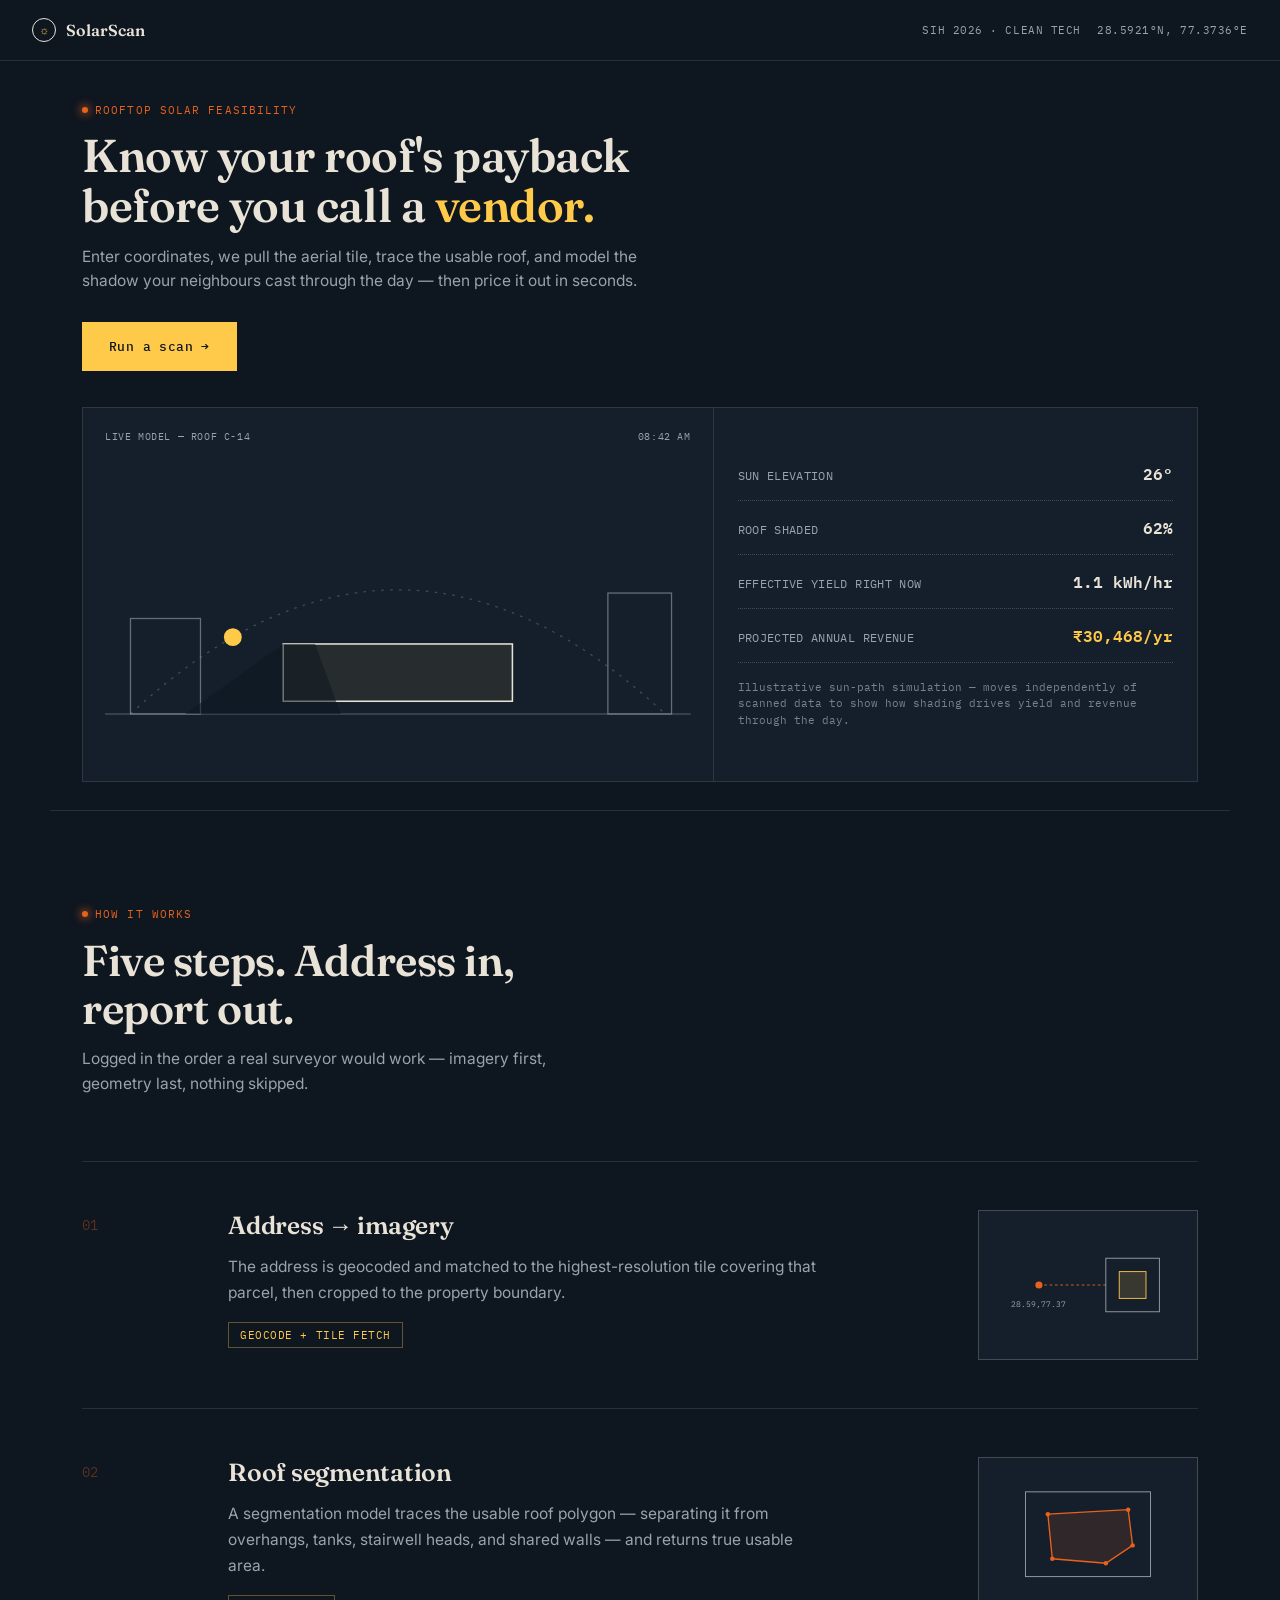
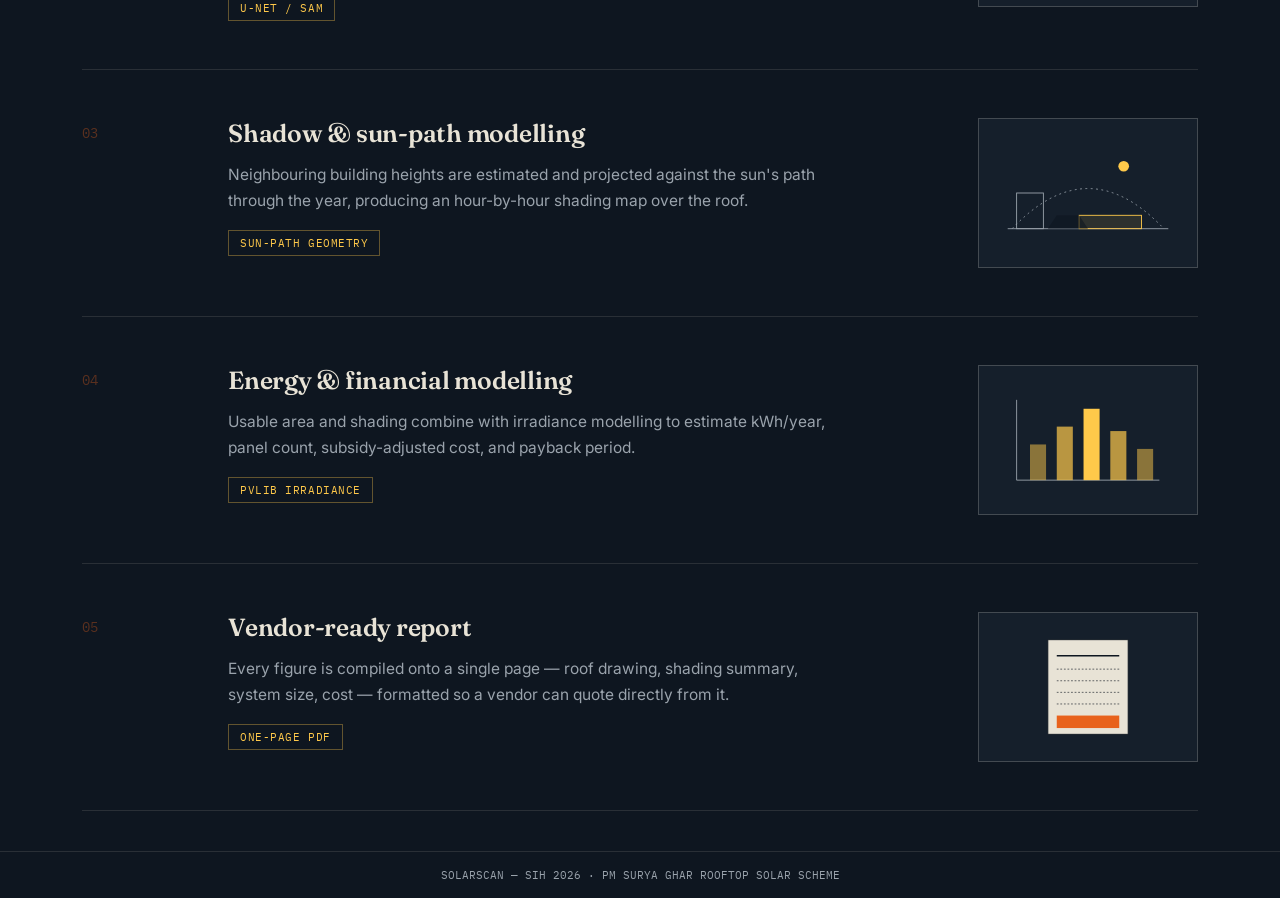
<file: files/solarscan-compact.html>
<!DOCTYPE html>
<html lang="en">
<head>
<meta charset="UTF-8">
<meta name="viewport" content="width=device-width, initial-scale=1.0">
<title>SolarScan — Rooftop Solar Feasibility</title>
<link rel="preconnect" href="https://fonts.googleapis.com">
<link href="https://fonts.googleapis.com/css2?family=Fraunces:opsz,wght@9..144,500;9..144,600;9..144,700&family=IBM+Plex+Mono:wght@400;500;600&family=Inter:wght@400;500;600&display=swap" rel="stylesheet">
<style>
  :root{
    --ink:#0E1620;
    --ink-2:#151F2B;
    --line:rgba(232,227,214,0.12);
    --line-strong:rgba(232,227,214,0.22);
    --paper:#E8E3D6;
    --paper-dim:#9AA3AC;
    --flag:#E8621C;
    --sun:#FFC94A;
    --good:#4FB477;
  }
  *{box-sizing:border-box; margin:0; padding:0;}
  html,body{ height:100%; }
  body{
    background:var(--ink);
    color:var(--paper);
    font-family:'Inter', sans-serif;
    overflow-x:hidden;
    display:flex; flex-direction:column;
  }
  ::selection{ background:var(--flag); color:var(--ink); }
  h1,h2,h3{ font-family:'Fraunces', serif; font-weight:600; letter-spacing:-0.01em; }
  .mono{ font-family:'IBM Plex Mono', monospace; }
  button{ font-family:inherit; }

  @media (prefers-reduced-motion: reduce){ *{ animation:none !important; transition:none !important; } }

  /* ---------- 1. TOP BAR ---------- */
  header{
    display:flex; align-items:center; justify-content:space-between;
    padding:18px 32px;
    border-bottom:1px solid var(--line);
    flex-shrink:0;
  }
  .brand{ display:flex; align-items:center; gap:10px; font-family:'Fraunces'; font-weight:600; font-size:16px; }
  .brand .stamp{
    width:24px; height:24px; border:1.4px solid var(--paper); border-radius:50%;
    display:flex; align-items:center; justify-content:center; font-size:11px; color:var(--sun);
  }
  .top-meta{
    font-family:'IBM Plex Mono'; font-size:11px; color:var(--paper-dim); letter-spacing:0.05em;
    display:flex; gap:16px;
  }
  @media (max-width:640px){ .top-meta{ display:none; } }

  /* ---------- MAIN ---------- */
  main{
    flex:1;
    display:flex; flex-direction:column; justify-content:center;
    padding:36px 32px 28px;
    max-width:1180px; margin:0 auto; width:100%;
  }

  /* ---------- 2. TITLE + DESC ---------- */
  .intro{ max-width:640px; margin-bottom:28px; }
  .tag{
    font-family:'IBM Plex Mono'; font-size:11px; letter-spacing:0.1em; color:var(--flag);
    display:inline-flex; align-items:center; gap:7px; margin-bottom:14px;
  }
  .tag::before{ content:''; width:6px; height:6px; border-radius:50%; background:var(--flag); box-shadow:0 0 8px 2px rgba(232,98,28,0.6); }
  .intro h1{ font-size:clamp(1.9rem, 3.6vw, 2.9rem); line-height:1.08; margin-bottom:14px; }
  .intro h1 em{ font-style:normal; color:var(--sun); }
  .intro p{ color:var(--paper-dim); font-size:15.5px; line-height:1.6; max-width:560px; }

  /* ---------- 3. RUN SCAN BUTTON ---------- */
  .btn{
    font-family:'IBM Plex Mono'; font-size:13px; letter-spacing:0.03em; font-weight:500;
    padding:15px 26px; border:1.4px solid var(--sun); background:var(--sun); color:var(--ink);
    cursor:pointer; transition:transform .18s ease, box-shadow .18s ease;
    display:inline-flex; align-items:center; gap:10px;
  }
  .btn:hover{ transform:translateY(-2px); box-shadow:0 10px 26px rgba(255,201,74,0.22); }
  .btn.ghost{ background:transparent; color:var(--paper); border-color:var(--line-strong); }
  .btn.ghost:hover{ box-shadow:none; border-color:var(--paper-dim); }
  .cta-row{ display:flex; gap:14px; margin-bottom:36px; flex-wrap:wrap; }

  /* ---------- 4. SUN / SHADOW / COST ANIMATION ---------- */
  .stage{
    border:1px solid var(--line);
    background:var(--ink-2);
    display:grid; grid-template-columns:1.3fr 1fr;
    overflow:hidden;
  }
  @media (max-width:820px){ .stage{ grid-template-columns:1fr; } }

  .stage-visual{ position:relative; padding:22px; }
  .stage-visual svg{ width:100%; height:auto; display:block; }
  .stage-label{ font-family:'IBM Plex Mono'; font-size:10px; color:var(--paper-dim); letter-spacing:0.06em; margin-bottom:10px; display:flex; justify-content:space-between; }

  .sun-path-guide{ stroke:var(--line-strong); stroke-width:1; fill:none; stroke-dasharray:2 5; }
  .shadow-poly{ fill:rgba(14,22,32,0.55); transition:transform 0.1s linear; }
  .roof-block{ fill:rgba(255,201,74,0.08); stroke:var(--paper); stroke-width:1.2; }
  .ground-line{ stroke:var(--line-strong); stroke-width:1.2; }
  .obstruction{ fill:none; stroke:var(--paper-dim); stroke-width:1; opacity:0.6; }

  .stage-data{
    border-left:1px solid var(--line);
    padding:22px 24px;
    display:flex; flex-direction:column; justify-content:center; gap:0;
  }
  @media (max-width:820px){ .stage-data{ border-left:none; border-top:1px solid var(--line); } }

  .readout{
    display:flex; justify-content:space-between; align-items:baseline;
    padding:13px 0; border-bottom:1px dotted var(--line-strong);
  }
  .readout:first-child{ padding-top:0; }
  .readout .rl{ font-family:'IBM Plex Mono'; font-size:11.5px; color:var(--paper-dim); letter-spacing:0.03em; }
  .readout .rv{ font-family:'IBM Plex Mono'; font-size:16px; font-weight:600; color:var(--paper); transition:color 0.3s ease; }
  .readout .rv.up{ color:var(--good); }
  .readout .rv.flag{ color:var(--sun); }

  .stage-note{ font-family:'IBM Plex Mono'; font-size:10.5px; color:var(--paper-dim); margin-top:16px; line-height:1.6; opacity:0.75; }

  /* ---------- SCAN MODAL ---------- */
  .modal-backdrop{
    position:fixed; inset:0; background:rgba(6,10,15,0.72);
    display:none; align-items:center; justify-content:center; z-index:300; padding:20px;
    backdrop-filter:blur(2px);
  }
  .modal-backdrop.open{ display:flex; }
  .modal{
    background:var(--ink-2); border:1px solid var(--line-strong);
    max-width:620px; width:100%; max-height:88vh; overflow-y:auto;
    box-shadow:0 30px 80px rgba(0,0,0,0.5);
  }
  .modal-head{
    display:flex; justify-content:space-between; align-items:center;
    padding:18px 22px; border-bottom:1px solid var(--line);
    position:sticky; top:0; background:var(--ink-2); z-index:2;
  }
  .modal-head h3{ font-size:1.15rem; }
  .modal-close{ font-family:'IBM Plex Mono'; font-size:11px; cursor:pointer; color:var(--paper-dim); background:none; border:none; }
  .modal-close:hover{ color:var(--flag); }
  .modal-body{ padding:22px; }

  .field-row{ display:grid; grid-template-columns:1fr 1fr; gap:12px; margin-bottom:14px; }

  /* ---------- ADDRESS SEARCH ---------- */
  .search-block{ margin-bottom:20px; position:relative; }
  .search-row{ display:flex; gap:8px; }
  .search-row input{
    flex:1;
    font-family:'IBM Plex Mono'; font-size:13px; padding:11px 12px;
    border:1px solid var(--line-strong); background:var(--ink); color:var(--paper);
  }
  .search-row input:focus{ outline:2px solid var(--flag); outline-offset:1px; border-color:var(--flag); }
  .search-row .btn{ padding:11px 18px; font-size:12px; }

  .search-results{
    margin-top:8px; border:1px solid var(--line-strong); background:var(--ink);
    max-height:220px; overflow-y:auto; display:none;
  }
  .search-results.show{ display:block; }
  .search-result-item{
    padding:11px 14px; font-size:13px; color:var(--paper); cursor:pointer;
    border-bottom:1px solid var(--line); line-height:1.4;
    transition:background 0.15s ease;
  }
  .search-result-item:last-child{ border-bottom:none; }
  .search-result-item:hover{ background:var(--ink-2); }
  .search-result-item .rtype{
    font-family:'IBM Plex Mono'; font-size:9.5px; color:var(--paper-dim);
    letter-spacing:0.05em; text-transform:uppercase; display:block; margin-bottom:3px;
  }
  .search-status{ font-family:'IBM Plex Mono'; font-size:11.5px; color:var(--paper-dim); margin-top:8px; min-height:16px; }
  .search-status.error{ color:var(--flag); }

  .advanced-toggle{
    font-family:'IBM Plex Mono'; font-size:11px; color:var(--paper-dim);
    background:none; border:none; cursor:pointer; padding:0; margin-bottom:14px;
    text-decoration:underline; text-underline-offset:3px;
  }
  .advanced-toggle:hover{ color:var(--paper); }
  .coords-block{ display:none; }
  .coords-block.show{ display:block; }
  .coords-confirm{
    font-family:'IBM Plex Mono'; font-size:11.5px; color:var(--good); margin-bottom:10px; min-height:16px;
  }
  .field{ display:flex; flex-direction:column; gap:6px; }
  .field label{ font-family:'IBM Plex Mono'; font-size:10px; letter-spacing:0.05em; color:var(--paper-dim); text-transform:uppercase; }
  .field input{
    font-family:'IBM Plex Mono'; font-size:13px; padding:10px 12px;
    border:1px solid var(--line-strong); background:var(--ink); color:var(--paper);
  }
  .field input:focus{ outline:2px solid var(--flag); outline-offset:1px; border-color:var(--flag); }
  .modal-actions{ display:flex; gap:10px; margin-bottom:6px; }

  .scan-status{ margin-top:14px; font-family:'IBM Plex Mono'; font-size:12px; color:var(--paper-dim); min-height:18px; }
  .scan-status.error{ color:var(--flag); }
  .scan-status.ok{ color:var(--good); }

  /* imagery + polygon overlay */
  .imagery-frame{
    position:relative; margin-top:18px; border:1px solid var(--line-strong);
    background:var(--ink); display:none; overflow:hidden;
  }
  .imagery-frame.show{ display:block; }
  .imagery-frame img{ width:100%; display:block; }
  .imagery-frame svg{
    position:absolute; inset:0; width:100%; height:100%;
  }
  .roof-outline{
    fill:rgba(232,98,28,0.1);
    stroke:var(--flag);
    stroke-width:2;
    stroke-dasharray:1000;
    stroke-dashoffset:1000;
  }
  .roof-outline.draw{ animation:draw 1.8s cubic-bezier(.3,.8,.3,1) forwards; }
  @keyframes draw{ to{ stroke-dashoffset:0; } }
  .roof-vertex{ fill:var(--flag); opacity:0; }
  .roof-vertex.draw{ animation:vertexpop 0.3s ease forwards; }
  @keyframes vertexpop{ to{ opacity:1; } }

  .imagery-caption{
    font-family:'IBM Plex Mono'; font-size:10px; color:var(--paper-dim);
    padding:8px 2px 0;
  }

  .calc-grid{ margin-top:20px; display:none; }
  .calc-grid.show{ display:block; }
  .calc-row{ display:flex; justify-content:space-between; padding:11px 0; border-bottom:1px dotted var(--line-strong); font-size:13.5px; opacity:0; transform:translateY(6px); animation:calcin 0.5s ease forwards; }
  .calc-row:first-child{ border-top:1px solid var(--line-strong); }
  .calc-row .cl{ color:var(--paper-dim); }
  .calc-row .cv{ font-family:'IBM Plex Mono'; font-weight:600; color:var(--paper); }
  .calc-row .cv.hero{ color:var(--sun); }
  @keyframes calcin{ to{ opacity:1; transform:translateY(0); } }

  .modal-note{ font-family:'IBM Plex Mono'; font-size:10.5px; color:var(--paper-dim); margin-top:18px; line-height:1.6; opacity:0.7; }

  footer{
    text-align:center; padding:16px; border-top:1px solid var(--line);
    font-family:'IBM Plex Mono'; font-size:10.5px; color:var(--paper-dim); flex-shrink:0;
  }

  #progress{
    position:fixed; top:0; left:0; height:2px; background:var(--flag);
    width:0%; z-index:400; box-shadow:0 0 8px rgba(232,98,28,0.6);
  }

  /* ---------- HOW IT WORKS (5 entries, full scroll section) ---------- */
  .log-section{
    border-top:1px solid var(--line);
    padding:90px 32px 40px;
    max-width:1180px; margin:0 auto; width:100%;
  }
  .log-head{
    max-width:640px; margin-bottom:64px;
  }
  .log-head .tag{ margin-bottom:16px; }
  .log-head h2{ font-size:clamp(1.9rem, 3.4vw, 2.7rem); line-height:1.12; margin-bottom:14px; }
  .log-head p{ color:var(--paper-dim); font-size:15.5px; line-height:1.6; max-width:520px; }

  .log-row{
    display:grid; grid-template-columns:110px 1fr 220px;
    gap:36px;
    padding:48px 0;
    border-top:1px solid var(--line);
    align-items:start;
    opacity:0; transform:translateY(28px);
    transition:opacity 0.8s cubic-bezier(.2,.7,.2,1), transform 0.8s cubic-bezier(.2,.7,.2,1);
  }
  .log-row.in{ opacity:1; transform:translateY(0); }
  .log-row:last-child{ border-bottom:1px solid var(--line); }
  @media (max-width:820px){ .log-row{ grid-template-columns:56px 1fr; } }

  .log-row .step{
    font-family:'IBM Plex Mono'; font-size:14px; color:rgba(232,98,28,0.35);
    padding-top:6px; letter-spacing:0.02em; transition:color 0.4s ease;
  }
  .log-row.active .step{ color:var(--flag); }

  .log-row .body h3{ font-size:1.55rem; margin-bottom:14px; }
  .log-row .body p{ color:var(--paper-dim); font-size:15.5px; line-height:1.68; max-width:600px; }

  .log-row .visual{
    border:1px solid var(--line-strong);
    background:var(--ink-2);
    padding:16px;
    height:150px;
    display:flex; align-items:center; justify-content:center;
  }
  .log-row .visual svg{ width:100%; height:100%; }
  @media (max-width:820px){ .log-row .visual{ grid-column:2/-1; margin-top:6px; } }
  @media (max-width:560px){ .log-row .visual{ grid-column:1/-1; } }

  .log-row .method-tag{
    display:inline-block; margin-top:16px;
    font-family:'IBM Plex Mono'; font-size:11px; letter-spacing:0.05em;
    color:var(--sun); border:1px solid rgba(255,201,74,0.35); padding:5px 11px;
  }
</style>
</head>
<body>
<div id="progress"></div>

<!-- ================= 1. TOP BAR ================= -->
<header>
  <div class="brand"><div class="stamp">☼</div>SolarScan</div>
  <div class="top-meta">
    <span>SIH 2026 · CLEAN TECH</span>
    <span id="clockMeta">28.5921°N, 77.3736°E</span>
  </div>
</header>

<main>
  <!-- ================= 2. TITLE + DESCRIPTION ================= -->
  <div class="intro">
    <div class="tag">ROOFTOP SOLAR FEASIBILITY</div>
    <h1>Know your roof's payback<br>before you call a <em>vendor.</em></h1>
    <p>Enter coordinates, we pull the aerial tile, trace the usable roof, and model the shadow your neighbours cast through the day — then price it out in seconds.</p>
  </div>

  <!-- ================= 3. RUN SCAN BUTTON ================= -->
  <div class="cta-row">
    <button class="btn" id="openScanBtn">Run a scan →</button>
  </div>

  <!-- ================= 4. SUN / SHADOW / COST STAGE ================= -->
  <div class="stage">
    <div class="stage-visual">
      <div class="stage-label"><span>LIVE MODEL — ROOF C-14</span><span id="sunTimeLabel">09:00</span></div>
      <svg viewBox="0 0 460 240" preserveAspectRatio="xMidYMid meet">
        <path class="sun-path-guide" d="M20,205 Q230,10 440,205" />
        <line class="ground-line" x1="0" y1="205" x2="460" y2="205" />

        <rect class="obstruction" x="20" y="130" width="55" height="75" />
        <rect class="obstruction" x="395" y="110" width="50" height="95" />

        <rect class="roof-block" x="140" y="150" width="180" height="45" />

        <polygon id="liveShadow" class="shadow-poly" points="75,205 190,205 165,150 140,150" />

        <circle id="liveSun" r="7" fill="var(--sun)" />
      </svg>
    </div>

    <div class="stage-data">
      <div class="readout">
        <span class="rl">SUN ELEVATION</span>
        <span class="rv" id="rvElevation">14°</span>
      </div>
      <div class="readout">
        <span class="rl">ROOF SHADED</span>
        <span class="rv" id="rvShaded">38%</span>
      </div>
      <div class="readout">
        <span class="rl">EFFECTIVE YIELD RIGHT NOW</span>
        <span class="rv" id="rvYield">3.1 kWh/hr</span>
      </div>
      <div class="readout">
        <span class="rl">PROJECTED ANNUAL REVENUE</span>
        <span class="rv flag" id="rvRevenue">₹41,200/yr</span>
      </div>
      <div class="stage-note">Illustrative sun-path simulation — moves independently of scanned data to show how shading drives yield and revenue through the day.</div>
    </div>
  </div>
</main>

<!-- ================= HOW IT WORKS (5 entries) ================= -->
<div class="log-section">
  <div class="log-head">
    <div class="tag">HOW IT WORKS</div>
    <h2>Five steps. Address in,<br>report out.</h2>
    <p>Logged in the order a real surveyor would work — imagery first, geometry last, nothing skipped.</p>
  </div>

  <div class="log-row" data-row>
    <div class="step">01</div>
    <div class="body">
      <h3>Address → imagery</h3>
      <p>The address is geocoded and matched to the highest-resolution tile covering that parcel, then cropped to the property boundary.</p>
      <span class="method-tag">GEOCODE + TILE FETCH</span>
    </div>
    <div class="visual">
      <svg viewBox="0 0 200 130">
        <circle cx="45" cy="65" r="4" fill="#E8621C"/>
        <path d="M45,65 L120,65" stroke="#E8621C" stroke-width="1" stroke-dasharray="3 3"/>
        <rect x="120" y="35" width="60" height="60" fill="none" stroke="#9AA3AC" stroke-width="1"/>
        <rect x="135" y="50" width="30" height="30" fill="rgba(255,201,74,0.15)" stroke="#FFC94A" stroke-width="1"/>
        <text x="45" y="90" fill="#9AA3AC" font-family="IBM Plex Mono" font-size="9" text-anchor="middle">28.59,77.37</text>
      </svg>
    </div>
  </div>

  <div class="log-row" data-row>
    <div class="step">02</div>
    <div class="body">
      <h3>Roof segmentation</h3>
      <p>A segmentation model traces the usable roof polygon — separating it from overhangs, tanks, stairwell heads, and shared walls — and returns true usable area.</p>
      <span class="method-tag">U-NET / SAM</span>
    </div>
    <div class="visual">
      <svg viewBox="0 0 200 130">
        <rect x="30" y="20" width="140" height="95" fill="#151F2B" stroke="#9AA3AC" stroke-width="1"/>
        <polygon points="55,45 145,40 150,80 120,100 60,95" fill="rgba(232,98,28,0.12)" stroke="#E8621C" stroke-width="1.5"/>
        <circle cx="55" cy="45" r="2.5" fill="#E8621C"/>
        <circle cx="145" cy="40" r="2.5" fill="#E8621C"/>
        <circle cx="150" cy="80" r="2.5" fill="#E8621C"/>
        <circle cx="120" cy="100" r="2.5" fill="#E8621C"/>
        <circle cx="60" cy="95" r="2.5" fill="#E8621C"/>
      </svg>
    </div>
  </div>

  <div class="log-row" data-row>
    <div class="step">03</div>
    <div class="body">
      <h3>Shadow &amp; sun-path modelling</h3>
      <p>Neighbouring building heights are estimated and projected against the sun's path through the year, producing an hour-by-hour shading map over the roof.</p>
      <span class="method-tag">SUN-PATH GEOMETRY</span>
    </div>
    <div class="visual">
      <svg viewBox="0 0 200 130">
        <path d="M15,105 Q100,15 185,105" stroke="#9AA3AC" stroke-width="1" fill="none" stroke-dasharray="2 4"/>
        <line x1="10" y1="105" x2="190" y2="105" stroke="#9AA3AC" stroke-width="1"/>
        <rect x="20" y="65" width="30" height="40" fill="none" stroke="#9AA3AC" stroke-width="1"/>
        <rect x="90" y="90" width="70" height="15" fill="rgba(255,201,74,0.1)" stroke="#FFC94A" stroke-width="1"/>
        <polygon points="55,105 100,105 90,90 65,90" fill="rgba(14,22,32,0.6)"/>
        <circle cx="140" cy="35" r="6" fill="#FFC94A"/>
      </svg>
    </div>
  </div>

  <div class="log-row" data-row>
    <div class="step">04</div>
    <div class="body">
      <h3>Energy &amp; financial modelling</h3>
      <p>Usable area and shading combine with irradiance modelling to estimate kWh/year, panel count, subsidy-adjusted cost, and payback period.</p>
      <span class="method-tag">PVLIB IRRADIANCE</span>
    </div>
    <div class="visual">
      <svg viewBox="0 0 200 130">
        <line x1="20" y1="110" x2="20" y2="20" stroke="#9AA3AC" stroke-width="1"/>
        <line x1="20" y1="110" x2="180" y2="110" stroke="#9AA3AC" stroke-width="1"/>
        <rect x="35" y="70" width="18" height="40" fill="rgba(255,201,74,0.5)"/>
        <rect x="65" y="50" width="18" height="60" fill="rgba(255,201,74,0.7)"/>
        <rect x="95" y="30" width="18" height="80" fill="#FFC94A"/>
        <rect x="125" y="55" width="18" height="55" fill="rgba(255,201,74,0.7)"/>
        <rect x="155" y="75" width="18" height="35" fill="rgba(255,201,74,0.5)"/>
      </svg>
    </div>
  </div>

  <div class="log-row" data-row>
    <div class="step">05</div>
    <div class="body">
      <h3>Vendor-ready report</h3>
      <p>Every figure is compiled onto a single page — roof drawing, shading summary, system size, cost — formatted so a vendor can quote directly from it.</p>
      <span class="method-tag">ONE-PAGE PDF</span>
    </div>
    <div class="visual">
      <svg viewBox="0 0 200 130">
        <rect x="55" y="12" width="90" height="106" fill="#E8E3D6" stroke="#0E1620" stroke-width="1"/>
        <line x1="65" y1="30" x2="135" y2="30" stroke="#0E1620" stroke-width="1.5"/>
        <line x1="65" y1="45" x2="135" y2="45" stroke="#0E1620" stroke-width="0.7" stroke-dasharray="2 2"/>
        <line x1="65" y1="58" x2="135" y2="58" stroke="#0E1620" stroke-width="0.7" stroke-dasharray="2 2"/>
        <line x1="65" y1="71" x2="135" y2="71" stroke="#0E1620" stroke-width="0.7" stroke-dasharray="2 2"/>
        <line x1="65" y1="84" x2="135" y2="84" stroke="#0E1620" stroke-width="0.7" stroke-dasharray="2 2"/>
        <rect x="65" y="97" width="70" height="14" fill="#E8621C"/>
      </svg>
    </div>
  </div>
</div>

<footer>SOLARSCAN — SIH 2026 · PM SURYA GHAR ROOFTOP SOLAR SCHEME</footer>

<!-- ================= SCAN MODAL ================= -->
<div class="modal-backdrop" id="scanBackdrop">
  <div class="modal">
    <div class="modal-head">
      <h3>Run a scan</h3>
      <button class="modal-close" id="closeScanBtn">CLOSE ✕</button>
    </div>
    <div class="modal-body">
      <div class="search-block">
        <div class="search-row">
          <input type="text" id="searchInput" placeholder="Search an address, e.g. JSS Noida Block C" autocomplete="off">
          <button class="btn" id="searchBtn">Search</button>
        </div>
        <div class="search-status" id="searchStatus"></div>
        <div class="search-results" id="searchResults"></div>
      </div>

      <div class="coords-confirm" id="coordsConfirm"></div>

      <button class="advanced-toggle" id="advancedToggle">Enter coordinates manually instead ▾</button>

      <div class="coords-block" id="coordsBlock">
        <div class="field-row">
          <div class="field">
            <label for="scanLat">Latitude</label>
            <input type="text" id="scanLat" value="28.5921">
          </div>
          <div class="field">
            <label for="scanLon">Longitude</label>
            <input type="text" id="scanLon" value="77.3736">
          </div>
        </div>
      </div>

      <div class="modal-actions">
        <button class="btn" id="runScanBtn">Fetch &amp; analyze</button>
        <button class="btn ghost" id="cancelScanBtn">Cancel</button>
      </div>

      <div class="scan-status" id="scanStatus"></div>

      <div class="imagery-frame" id="imageryFrame">
        <img id="scanImg" alt="Fetched aerial tile">
        <svg id="overlaySvg" viewBox="0 0 300 300" preserveAspectRatio="none"></svg>
      </div>
      <div class="imagery-caption" id="imageryCaption"></div>

      <div class="calc-grid" id="calcGrid"></div>

      <div class="modal-note">Imagery and roof outline are from the live tile-fetch API. Area, yield, cost, and payback below are illustrative estimates pending the segmentation and irradiance modelling stages — not yet computed from the traced polygon.</div>
    </div>
  </div>
</div>

<script>
  // ---- point this at your deployed Flask API from app.py ----
  const API_BASE = "http://localhost:8000";

  /* ============ 4. LIVE SUN / SHADOW / COST ANIMATION ============ */
  const sunEl = document.getElementById('liveSun');
  const shadowEl = document.getElementById('liveShadow');
  const elevationEl = document.getElementById('rvElevation');
  const shadedEl = document.getElementById('rvShaded');
  const yieldEl = document.getElementById('rvYield');
  const revenueEl = document.getElementById('rvRevenue');
  const timeLabelEl = document.getElementById('sunTimeLabel');

  // Path matches the SVG guide: M20,205 Q230,10 440,205
  function pointOnQuad(t, p0, p1, p2){
    const x = (1-t)*(1-t)*p0.x + 2*(1-t)*t*p1.x + t*t*p2.x;
    const y = (1-t)*(1-t)*p0.y + 2*(1-t)*t*p1.y + t*t*p2.y;
    return {x, y};
  }
  const P0 = {x:20, y:205}, P1 = {x:230, y:10}, P2 = {x:440, y:205};

  let phase = 0; // 0..1 across the day, loops
  const DAY_START_HOUR = 6.5;
  const DAY_END_HOUR = 18;

  function formatHour(h){
    const hh = Math.floor(h);
    const mm = Math.round((h - hh) * 60);
    const period = hh >= 12 ? 'PM' : 'AM';
    let dh = hh % 12; if(dh === 0) dh = 12;
    return String(dh).padStart(2,'0') + ':' + String(mm).padStart(2,'0') + ' ' + period;
  }

  function tick(){
    phase += 0.0022;
    if(phase > 1) phase = 0;

    const pos = pointOnQuad(phase, P0, P1, P2);
    sunEl.setAttribute('cx', pos.x);
    sunEl.setAttribute('cy', pos.y);

    // elevation angle proxy: how high above ground line (205) the sun is, 0-1
    const heightRatio = Math.max(0, (205 - pos.y) / (205 - 10));
    const elevationDeg = Math.round(heightRatio * 78) + 2;

    // shadow: low sun = long shadow stretched away from sun's horizontal side
    const dir = pos.x < 230 ? 1 : -1; // shadow falls opposite the sun
    const shadowLen = (1 - heightRatio) * 90 + 15;
    const baseX1 = 140, baseX2 = 190, baseY = 150, groundY = 205;
    const shiftX1 = 75 + dir * -1 * (shadowLen - 65);
    const shiftX2 = 190 + dir * -1 * (shadowLen - 65) * 0.4;
    shadowEl.setAttribute('points', `${shiftX1},${groundY} ${shiftX2},${groundY} ${baseX2 - 25},${baseY} ${baseX1},${baseY}`);

    const shadedPct = Math.round(Math.max(8, Math.min(85, (1 - heightRatio) * 90)));
    const yieldVal = Math.max(0.4, (heightRatio * 6.2) - (shadedPct/100 * 1.4));
    const annualRevenue = Math.round(28000 + heightRatio * 26000 - (shadedPct/100 * 9000));

    elevationEl.textContent = elevationDeg + '°';
    shadedEl.textContent = shadedPct + '%';
    yieldEl.textContent = yieldVal.toFixed(1) + ' kWh/hr';
    revenueEl.textContent = '₹' + annualRevenue.toLocaleString('en-IN') + '/yr';

    const hourNow = DAY_START_HOUR + phase * (DAY_END_HOUR - DAY_START_HOUR);
    timeLabelEl.textContent = formatHour(hourNow);

    requestAnimationFrame(tick);
  }
  requestAnimationFrame(tick);

  /* ============ ADDRESS SEARCH (Nominatim via /api/geocode) ============ */
  const searchInput = document.getElementById('searchInput');
  const searchBtn = document.getElementById('searchBtn');
  const searchStatus = document.getElementById('searchStatus');
  const searchResults = document.getElementById('searchResults');
  const coordsConfirm = document.getElementById('coordsConfirm');
  const advancedToggle = document.getElementById('advancedToggle');
  const coordsBlock = document.getElementById('coordsBlock');

  let coordsSource = 'default'; // 'default' | 'search' | 'manual'

  advancedToggle.addEventListener('click', () => {
    const opening = !coordsBlock.classList.contains('show');
    coordsBlock.classList.toggle('show');
    advancedToggle.textContent = opening
      ? 'Hide manual coordinates ▴'
      : 'Enter coordinates manually instead ▾';
  });

  function setCoords(lat, lon, label){
    document.getElementById('scanLat').value = lat;
    document.getElementById('scanLon').value = lon;
    coordsConfirm.textContent = '✓ Using: ' + label + '  (' + lat.toFixed(5) + ', ' + lon.toFixed(5) + ')';
  }

  function renderSearchResults(results){
    searchResults.innerHTML = '';
    if(results.length === 0){
      searchResults.classList.remove('show');
      return;
    }
    results.forEach(r => {
      const item = document.createElement('div');
      item.className = 'search-result-item';
      item.innerHTML = `<span class="rtype">${r.type || 'location'}</span>${r.label}`;
      item.addEventListener('click', () => {
        setCoords(r.lat, r.lon, r.label.split(',')[0]);
        searchResults.classList.remove('show');
        searchInput.value = r.label.split(',')[0];
        coordsSource = 'search';
      });
      searchResults.appendChild(item);
    });
    searchResults.classList.add('show');
  }

  async function runSearch(){
    const q = searchInput.value.trim();
    searchStatus.className = 'search-status';
    searchResults.classList.remove('show');

    if(!q){
      searchStatus.textContent = 'Type an address or place name to search.';
      searchStatus.classList.add('error');
      return;
    }

    searchStatus.textContent = 'Searching…';
    searchBtn.disabled = true;

    try {
      const res = await fetch(API_BASE + '/api/geocode?q=' + encodeURIComponent(q));
      const data = await res.json();

      if(!res.ok || data.status !== 'ok'){
        throw new Error(data.message || ('Request failed with status ' + res.status));
      }

      if(data.results.length === 0){
        searchStatus.textContent = 'No matches found — try a more specific search, or enter coordinates manually.';
        searchStatus.classList.add('error');
        return;
      }

      searchStatus.textContent = data.results.length + ' match(es) found — pick one:';
      renderSearchResults(data.results);

    } catch (err) {
      searchStatus.textContent = 'Search failed: ' + err.message + ' (Is the API running at ' + API_BASE + '? See app.py.)';
      searchStatus.classList.add('error');
    } finally {
      searchBtn.disabled = false;
    }
  }

  searchBtn.addEventListener('click', runSearch);
  searchInput.addEventListener('keydown', (e) => { if(e.key === 'Enter'){ e.preventDefault(); runSearch(); } });

  /* ============ SCAN MODAL FLOW ============ */
  const backdrop = document.getElementById('scanBackdrop');
  const openScanBtn = document.getElementById('openScanBtn');
  const closeScanBtn = document.getElementById('closeScanBtn');
  const cancelScanBtn = document.getElementById('cancelScanBtn');
  const runScanBtn = document.getElementById('runScanBtn');
  const scanStatus = document.getElementById('scanStatus');
  const imageryFrame = document.getElementById('imageryFrame');
  const scanImg = document.getElementById('scanImg');
  const overlaySvg = document.getElementById('overlaySvg');
  const imageryCaption = document.getElementById('imageryCaption');
  const calcGrid = document.getElementById('calcGrid');

  function openModal(){
    backdrop.classList.add('open');
    searchInput.value = '';
    searchStatus.textContent = '';
    searchStatus.className = 'search-status';
    searchResults.classList.remove('show');
    searchResults.innerHTML = '';
    coordsConfirm.textContent = '';
  }
  function closeModal(){ backdrop.classList.remove('open'); }

  openScanBtn.addEventListener('click', openModal);
  closeScanBtn.addEventListener('click', closeModal);
  cancelScanBtn.addEventListener('click', closeModal);
  backdrop.addEventListener('click', (e) => { if(e.target === backdrop) closeModal(); });

  // Illustrative roof polygon drawn over the fetched tile (proportional coords 0-300 viewBox)
  function drawRoofOutline(){
    overlaySvg.innerHTML = '';
    const points = [[95,110],[210,100],[220,175],[185,215],[110,205],[85,155]];
    const pointsStr = points.map(p => p.join(',')).join(' ');

    const poly = document.createElementNS('http://www.w3.org/2000/svg','polygon');
    poly.setAttribute('points', pointsStr);
    poly.setAttribute('class', 'roof-outline');
    overlaySvg.appendChild(poly);

    points.forEach((p, i) => {
      const c = document.createElementNS('http://www.w3.org/2000/svg','circle');
      c.setAttribute('cx', p[0]); c.setAttribute('cy', p[1]); c.setAttribute('r', 3.5);
      c.setAttribute('class', 'roof-vertex');
      c.style.animationDelay = (0.15 * i) + 's';
      overlaySvg.appendChild(c);
    });

    requestAnimationFrame(() => {
      poly.classList.add('draw');
      overlaySvg.querySelectorAll('.roof-vertex').forEach(v => v.classList.add('draw'));
    });
  }

  function renderCalculations(){
    const rows = [
      ['Usable roof area', '142 m²', false],
      ['Shading loss (annual)', '11%', false],
      ['Recommended system size', '9.6 kWp', false],
      ['Estimated yield', '13,140 kWh/yr', false],
      ['Subsidy-adjusted cost', '₹3.1L', false],
      ['Payback period', '4.6 yrs', true],
    ];
    calcGrid.innerHTML = '';
    rows.forEach((r, i) => {
      const row = document.createElement('div');
      row.className = 'calc-row';
      row.style.animationDelay = (0.1 * i) + 's';
      row.innerHTML = `<span class="cl">${r[0]}</span><span class="cv ${r[2] ? 'hero' : ''}">${r[1]}</span>`;
      calcGrid.appendChild(row);
    });
    calcGrid.classList.add('show');
  }

  async function runScan(){
    const lat = parseFloat(document.getElementById('scanLat').value);
    const lon = parseFloat(document.getElementById('scanLon').value);

    imageryFrame.classList.remove('show');
    calcGrid.classList.remove('show');
    scanStatus.className = 'scan-status';

    if(Number.isNaN(lat) || Number.isNaN(lon)){
      scanStatus.textContent = 'Enter valid numeric latitude and longitude.';
      scanStatus.classList.add('error');
      return;
    }

    scanStatus.textContent = 'Fetching tile from ' + API_BASE + ' …';
    runScanBtn.disabled = true;

    try {
      const res = await fetch(API_BASE + '/api/scan', {
        method: 'POST',
        headers: { 'Content-Type': 'application/json' },
        body: JSON.stringify({ lat, lon })
      });
      const data = await res.json();

      if(!res.ok || data.status !== 'ok'){
        throw new Error(data.message || ('Request failed with status ' + res.status));
      }

      scanStatus.textContent = 'Tile fetched — ' + data.effective_mpp + ' m/px. Tracing roof outline…';
      scanStatus.classList.add('ok');

      scanImg.src = API_BASE + data.tile_url;
      imageryCaption.textContent = data.lat.toFixed(4) + ', ' + data.lon.toFixed(4) + ' — ' + data.effective_mpp + ' m/px';
      imageryFrame.classList.add('show');

      scanImg.onload = () => {
        drawRoofOutline();
        setTimeout(renderCalculations, 1200);
      };

    } catch (err) {
      scanStatus.textContent = 'Scan failed: ' + err.message + ' (Is the API running at ' + API_BASE + '? See app.py.)';
      scanStatus.classList.add('error');
    } finally {
      runScanBtn.disabled = false;
    }
  }

  runScanBtn.addEventListener('click', runScan);

  /* ============ SCROLL PROGRESS + LOG ROW REVEAL ============ */
  const progressBar = document.getElementById('progress');
  window.addEventListener('scroll', () => {
    const h = document.documentElement;
    const scrolled = (h.scrollTop) / (h.scrollHeight - h.clientHeight) * 100;
    progressBar.style.width = scrolled + '%';
  });

  const rows = document.querySelectorAll('[data-row]');
  const revealIo = new IntersectionObserver((entries) => {
    entries.forEach(e => { if(e.isIntersecting) e.target.classList.add('in'); });
  }, { threshold: 0.15 });
  rows.forEach(r => revealIo.observe(r));

  const activeIo = new IntersectionObserver((entries) => {
    entries.forEach(e => e.target.classList.toggle('active', e.isIntersecting));
  }, { threshold: 0.55 });
  rows.forEach(r => activeIo.observe(r));
</script>

</body>
</html>
</file>
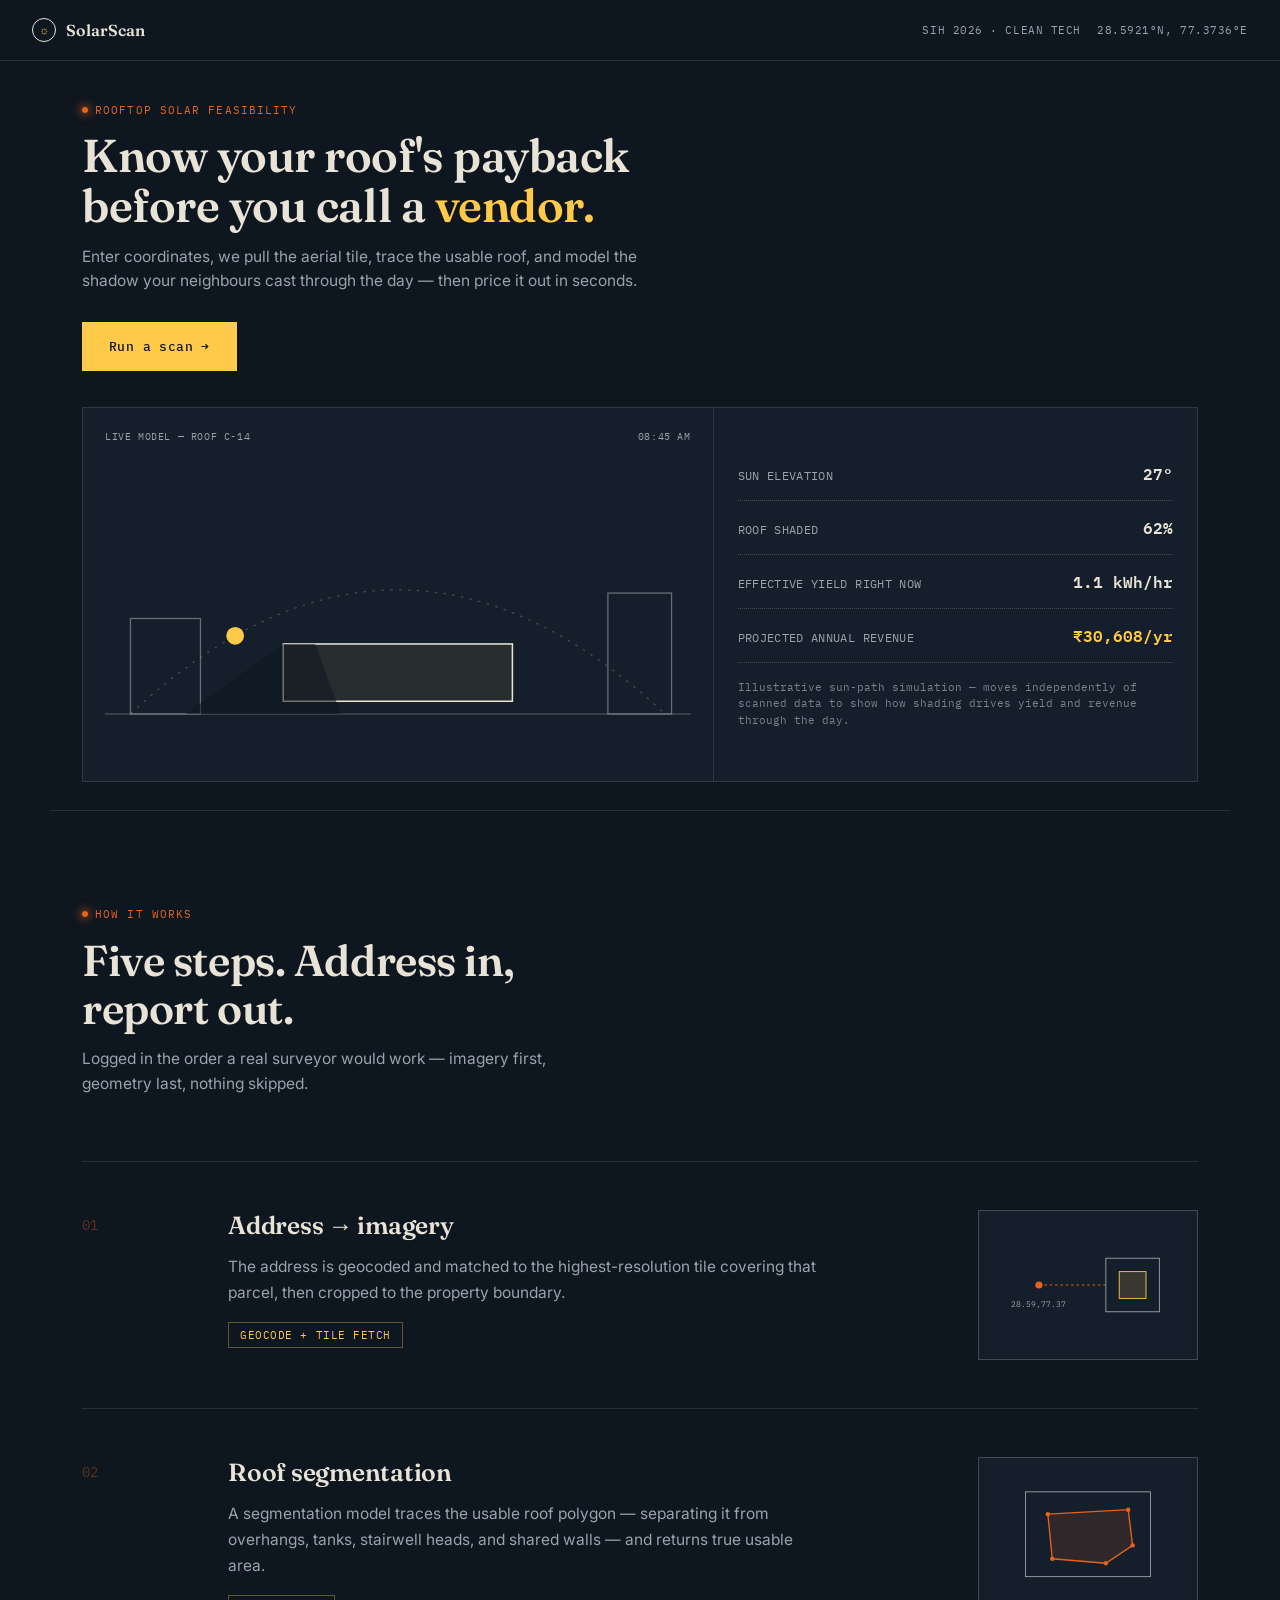
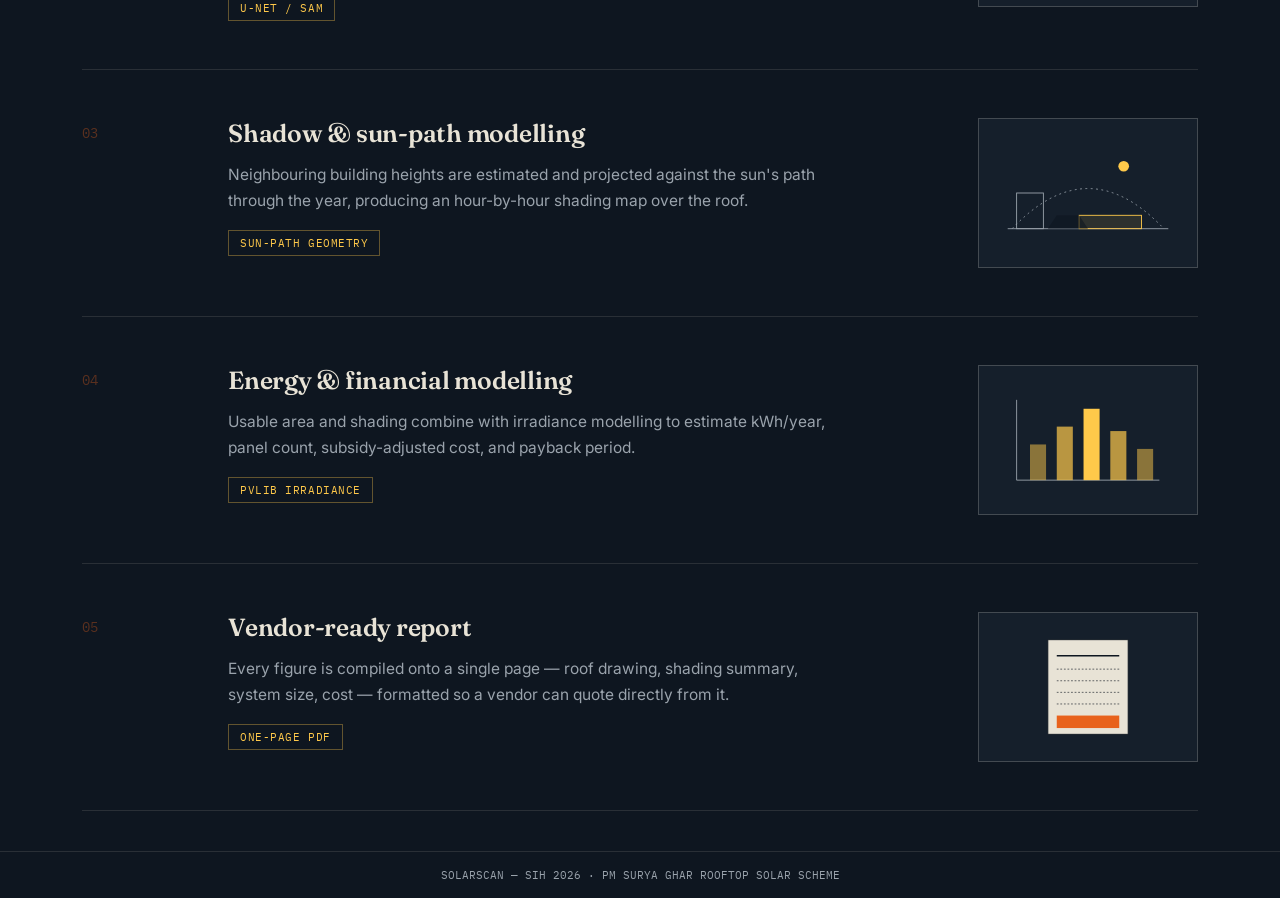
<file: website/solarscan-showcase.html>
<!DOCTYPE html>
<html lang="en">

<head>
  <meta charset="UTF-8">
  <meta name="viewport" content="width=device-width, initial-scale=1.0">
  <title>SolarScan — Rooftop Solar Feasibility Assessment</title>
  <meta name="description" content="Calculate your rooftop solar feasibility, payback period, and PM Surya Ghar subsidy estimate using AI and aerial imagery without a site visit.">
  <link rel="preconnect" href="https://fonts.googleapis.com">
  <link
    href="https://fonts.googleapis.com/css2?family=Fraunces:opsz,wght@9..144,500;9..144,600;9..144,700&family=IBM+Plex+Mono:wght@400;500;600&family=Inter:wght@400;500;600&display=swap"
    rel="stylesheet">
  <style>
    :root {
      --ink: #0E1620;
      --ink-2: #151F2B;
      --line: rgba(232, 227, 214, 0.12);
      --line-strong: rgba(232, 227, 214, 0.22);
      --paper: #E8E3D6;
      --paper-dim: #9AA3AC;
      --flag: #E8621C;
      --sun: #FFC94A;
      --good: #4FB477;
    }

    * {
      box-sizing: border-box;
      margin: 0;
      padding: 0;
    }

    html,
    body {
      height: 100%;
    }

    body {
      background: var(--ink);
      color: var(--paper);
      font-family: 'Inter', sans-serif;
      overflow-x: hidden;
      display: flex;
      flex-direction: column;
    }

    ::selection {
      background: var(--flag);
      color: var(--ink);
    }

    h1,
    h2,
    h3 {
      font-family: 'Fraunces', serif;
      font-weight: 600;
      letter-spacing: -0.01em;
    }

    .mono {
      font-family: 'IBM Plex Mono', monospace;
    }

    button {
      font-family: inherit;
    }

    @media (prefers-reduced-motion: reduce) {
      * {
        animation: none !important;
        transition: none !important;
      }
    }

    /* ---------- 1. TOP BAR ---------- */
    header {
      display: flex;
      align-items: center;
      justify-content: space-between;
      padding: 18px 32px;
      border-bottom: 1px solid var(--line);
      flex-shrink: 0;
    }

    .brand {
      display: flex;
      align-items: center;
      gap: 10px;
      font-family: 'Fraunces';
      font-weight: 600;
      font-size: 16px;
    }

    .brand .stamp {
      width: 24px;
      height: 24px;
      border: 1.4px solid var(--paper);
      border-radius: 50%;
      display: flex;
      align-items: center;
      justify-content: center;
      font-size: 11px;
      color: var(--sun);
    }

    .top-meta {
      font-family: 'IBM Plex Mono';
      font-size: 11px;
      color: var(--paper-dim);
      letter-spacing: 0.05em;
      display: flex;
      gap: 16px;
    }

    @media (max-width:640px) {
      .top-meta {
        display: none;
      }
    }

    /* ---------- MAIN ---------- */
    main {
      flex: 1;
      display: flex;
      flex-direction: column;
      justify-content: center;
      padding: 36px 32px 28px;
      max-width: 1180px;
      margin: 0 auto;
      width: 100%;
    }

    /* ---------- 2. TITLE + DESC ---------- */
    .intro {
      max-width: 640px;
      margin-bottom: 28px;
    }

    .tag {
      font-family: 'IBM Plex Mono';
      font-size: 11px;
      letter-spacing: 0.1em;
      color: var(--flag);
      display: inline-flex;
      align-items: center;
      gap: 7px;
      margin-bottom: 14px;
    }

    .tag::before {
      content: '';
      width: 6px;
      height: 6px;
      border-radius: 50%;
      background: var(--flag);
      box-shadow: 0 0 8px 2px rgba(232, 98, 28, 0.6);
    }

    .intro h1 {
      font-size: clamp(1.9rem, 3.6vw, 2.9rem);
      line-height: 1.08;
      margin-bottom: 14px;
    }

    .intro h1 em {
      font-style: normal;
      color: var(--sun);
    }

    .intro p {
      color: var(--paper-dim);
      font-size: 15.5px;
      line-height: 1.6;
      max-width: 560px;
    }

    /* ---------- 3. RUN SCAN BUTTON ---------- */
    .btn {
      font-family: 'IBM Plex Mono';
      font-size: 13px;
      letter-spacing: 0.03em;
      font-weight: 500;
      padding: 15px 26px;
      border: 1.4px solid var(--sun);
      background: var(--sun);
      color: var(--ink);
      cursor: pointer;
      transition: transform .18s ease, box-shadow .18s ease;
      display: inline-flex;
      align-items: center;
      gap: 10px;
    }

    .btn:hover {
      transform: translateY(-2px);
      box-shadow: 0 10px 26px rgba(255, 201, 74, 0.22);
    }

    .btn.ghost {
      background: transparent;
      color: var(--paper);
      border-color: var(--line-strong);
    }

    .btn.ghost:hover {
      box-shadow: none;
      border-color: var(--paper-dim);
    }

    .cta-row {
      display: flex;
      gap: 14px;
      margin-bottom: 36px;
      flex-wrap: wrap;
    }

    /* ---------- 4. SUN / SHADOW / COST ANIMATION ---------- */
    .stage {
      border: 1px solid var(--line);
      background: var(--ink-2);
      display: grid;
      grid-template-columns: 1.3fr 1fr;
      overflow: hidden;
    }

    @media (max-width:820px) {
      .stage {
        grid-template-columns: 1fr;
      }
    }

    .stage-visual {
      position: relative;
      padding: 22px;
    }

    .stage-visual svg {
      width: 100%;
      height: auto;
      display: block;
    }

    .stage-label {
      font-family: 'IBM Plex Mono';
      font-size: 10px;
      color: var(--paper-dim);
      letter-spacing: 0.06em;
      margin-bottom: 10px;
      display: flex;
      justify-content: space-between;
    }

    .sun-path-guide {
      stroke: var(--line-strong);
      stroke-width: 1;
      fill: none;
      stroke-dasharray: 2 5;
    }

    .shadow-poly {
      fill: rgba(14, 22, 32, 0.55);
      transition: transform 0.1s linear;
    }

    .roof-block {
      fill: rgba(255, 201, 74, 0.08);
      stroke: var(--paper);
      stroke-width: 1.2;
    }

    .ground-line {
      stroke: var(--line-strong);
      stroke-width: 1.2;
    }

    .obstruction {
      fill: none;
      stroke: var(--paper-dim);
      stroke-width: 1;
      opacity: 0.6;
    }

    .stage-data {
      border-left: 1px solid var(--line);
      padding: 22px 24px;
      display: flex;
      flex-direction: column;
      justify-content: center;
      gap: 0;
    }

    @media (max-width:820px) {
      .stage-data {
        border-left: none;
        border-top: 1px solid var(--line);
      }
    }

    .readout {
      display: flex;
      justify-content: space-between;
      align-items: baseline;
      padding: 13px 0;
      border-bottom: 1px dotted var(--line-strong);
    }

    .readout:first-child {
      padding-top: 0;
    }

    .readout .rl {
      font-family: 'IBM Plex Mono';
      font-size: 11.5px;
      color: var(--paper-dim);
      letter-spacing: 0.03em;
    }

    .readout .rv {
      font-family: 'IBM Plex Mono';
      font-size: 16px;
      font-weight: 600;
      color: var(--paper);
      transition: color 0.3s ease;
    }

    .readout .rv.up {
      color: var(--good);
    }

    .readout .rv.flag {
      color: var(--sun);
    }

    .stage-note {
      font-family: 'IBM Plex Mono';
      font-size: 10.5px;
      color: var(--paper-dim);
      margin-top: 16px;
      line-height: 1.6;
      opacity: 0.75;
    }

    /* ---------- SCAN MODAL ---------- */
    .modal-backdrop {
      position: fixed;
      inset: 0;
      background: rgba(6, 10, 15, 0.72);
      display: none;
      align-items: center;
      justify-content: center;
      z-index: 300;
      padding: 20px;
      backdrop-filter: blur(2px);
    }

    .modal-backdrop.open {
      display: flex;
    }

    .modal {
      background: var(--ink-2);
      border: 1px solid var(--line-strong);
      max-width: 620px;
      width: 100%;
      max-height: 88vh;
      overflow-y: auto;
      box-shadow: 0 30px 80px rgba(0, 0, 0, 0.5);
    }

    .modal-head {
      display: flex;
      justify-content: space-between;
      align-items: center;
      padding: 18px 22px;
      border-bottom: 1px solid var(--line);
      position: sticky;
      top: 0;
      background: var(--ink-2);
      z-index: 2;
    }

    .modal-head h3 {
      font-size: 1.15rem;
    }

    .modal-close {
      font-family: 'IBM Plex Mono';
      font-size: 11px;
      cursor: pointer;
      color: var(--paper-dim);
      background: none;
      border: none;
    }

    .modal-close:hover {
      color: var(--flag);
    }

    .modal-body {
      padding: 22px;
    }

    .field-row {
      display: grid;
      grid-template-columns: 1fr 1fr;
      gap: 12px;
      margin-bottom: 14px;
    }

    .field {
      display: flex;
      flex-direction: column;
      gap: 6px;
    }

    .field label {
      font-family: 'IBM Plex Mono';
      font-size: 10px;
      letter-spacing: 0.05em;
      color: var(--paper-dim);
      text-transform: uppercase;
    }

    .field input {
      font-family: 'IBM Plex Mono';
      font-size: 13px;
      padding: 10px 12px;
      border: 1px solid var(--line-strong);
      background: var(--ink);
      color: var(--paper);
    }

    .field input:focus {
      outline: 2px solid var(--flag);
      outline-offset: 1px;
      border-color: var(--flag);
    }

    .modal-actions {
      display: flex;
      gap: 10px;
      margin-bottom: 6px;
    }

    .scan-status {
      margin-top: 14px;
      font-family: 'IBM Plex Mono';
      font-size: 12px;
      color: var(--paper-dim);
      min-height: 18px;
    }

    .scan-status.error {
      color: var(--flag);
    }

    .scan-status.ok {
      color: var(--good);
    }

    /* imagery + polygon overlay */
    .imagery-frame {
      position: relative;
      margin-top: 18px;
      border: 1px solid var(--line-strong);
      background: var(--ink);
      display: none;
      overflow: hidden;
    }

    .imagery-frame.show {
      display: block;
    }

    .imagery-frame img {
      width: 100%;
      display: block;
    }

    .imagery-frame svg {
      position: absolute;
      inset: 0;
      width: 100%;
      height: 100%;
    }

    .roof-outline {
      fill: rgba(232, 98, 28, 0.1);
      stroke: var(--flag);
      stroke-width: 2;
      stroke-dasharray: 1000;
      stroke-dashoffset: 1000;
    }

    .roof-outline.draw {
      animation: draw 1.8s cubic-bezier(.3, .8, .3, 1) forwards;
    }

    @keyframes draw {
      to {
        stroke-dashoffset: 0;
      }
    }

    .roof-vertex {
      fill: var(--flag);
      opacity: 0;
    }

    .roof-vertex.draw {
      animation: vertexpop 0.3s ease forwards;
    }

    @keyframes vertexpop {
      to {
        opacity: 1;
      }
    }

    .imagery-caption {
      font-family: 'IBM Plex Mono';
      font-size: 10px;
      color: var(--paper-dim);
      padding: 8px 2px 0;
    }

    .calc-grid {
      margin-top: 20px;
      display: none;
    }

    .calc-grid.show {
      display: block;
    }

    .calc-row {
      display: flex;
      justify-content: space-between;
      padding: 11px 0;
      border-bottom: 1px dotted var(--line-strong);
      font-size: 13.5px;
      opacity: 0;
      transform: translateY(6px);
      animation: calcin 0.5s ease forwards;
    }

    .calc-row:first-child {
      border-top: 1px solid var(--line-strong);
    }

    .calc-row .cl {
      color: var(--paper-dim);
    }

    .calc-row .cv {
      font-family: 'IBM Plex Mono';
      font-weight: 600;
      color: var(--paper);
    }

    .calc-row .cv.hero {
      color: var(--sun);
    }

    @keyframes calcin {
      to {
        opacity: 1;
        transform: translateY(0);
      }
    }

    .modal-note {
      font-family: 'IBM Plex Mono';
      font-size: 10.5px;
      color: var(--paper-dim);
      margin-top: 18px;
      line-height: 1.6;
      opacity: 0.7;
    }

    footer {
      text-align: center;
      padding: 16px;
      border-top: 1px solid var(--line);
      font-family: 'IBM Plex Mono';
      font-size: 10.5px;
      color: var(--paper-dim);
      flex-shrink: 0;
    }

    #progress {
      position: fixed;
      top: 0;
      left: 0;
      height: 2px;
      background: var(--flag);
      width: 0%;
      z-index: 400;
      box-shadow: 0 0 8px rgba(232, 98, 28, 0.6);
    }

    /* ---------- HOW IT WORKS (5 entries, full scroll section) ---------- */
    .log-section {
      border-top: 1px solid var(--line);
      padding: 90px 32px 40px;
      max-width: 1180px;
      margin: 0 auto;
      width: 100%;
    }

    .log-head {
      max-width: 640px;
      margin-bottom: 64px;
    }

    .log-head .tag {
      margin-bottom: 16px;
    }

    .log-head h2 {
      font-size: clamp(1.9rem, 3.4vw, 2.7rem);
      line-height: 1.12;
      margin-bottom: 14px;
    }

    .log-head p {
      color: var(--paper-dim);
      font-size: 15.5px;
      line-height: 1.6;
      max-width: 520px;
    }

    .log-row {
      display: grid;
      grid-template-columns: 110px 1fr 220px;
      gap: 36px;
      padding: 48px 0;
      border-top: 1px solid var(--line);
      align-items: start;
      opacity: 0;
      transform: translateY(28px);
      transition: opacity 0.8s cubic-bezier(.2, .7, .2, 1), transform 0.8s cubic-bezier(.2, .7, .2, 1);
    }

    .log-row.in {
      opacity: 1;
      transform: translateY(0);
    }

    .log-row:last-child {
      border-bottom: 1px solid var(--line);
    }

    @media (max-width:820px) {
      .log-row {
        grid-template-columns: 56px 1fr;
      }
    }

    .log-row .step {
      font-family: 'IBM Plex Mono';
      font-size: 14px;
      color: rgba(232, 98, 28, 0.35);
      padding-top: 6px;
      letter-spacing: 0.02em;
      transition: color 0.4s ease;
    }

    .log-row.active .step {
      color: var(--flag);
    }

    .log-row .body h3 {
      font-size: 1.55rem;
      margin-bottom: 14px;
    }

    .log-row .body p {
      color: var(--paper-dim);
      font-size: 15.5px;
      line-height: 1.68;
      max-width: 600px;
    }

    .log-row .visual {
      border: 1px solid var(--line-strong);
      background: var(--ink-2);
      padding: 16px;
      height: 150px;
      display: flex;
      align-items: center;
      justify-content: center;
    }

    .log-row .visual svg {
      width: 100%;
      height: 100%;
    }

    @media (max-width:820px) {
      .log-row .visual {
        grid-column: 2/-1;
        margin-top: 6px;
      }
    }

    @media (max-width:560px) {
      .log-row .visual {
        grid-column: 1/-1;
      }
    }

    .log-row .method-tag {
      display: inline-block;
      margin-top: 16px;
      font-family: 'IBM Plex Mono';
      font-size: 11px;
      letter-spacing: 0.05em;
      color: var(--sun);
      border: 1px solid rgba(255, 201, 74, 0.35);
      padding:5px 11px;
    }

    /* ---------- LOCATION SEARCH ---------- */
    .search-wrapper { position:relative; margin-bottom:18px; }
    .search-wrapper label {
      font-family:'IBM Plex Mono'; font-size:10px;
      letter-spacing:0.05em; color:var(--paper-dim); text-transform:uppercase;
      display:block; margin-bottom:6px;
    }
    .search-input-row { position:relative; display:flex; align-items:center; }
    .search-input-row .search-icon {
      position:absolute; left:12px; top:50%; transform:translateY(-50%);
      color:var(--paper-dim); font-size:15px; pointer-events:none;
      transition:color 0.2s ease;
    }
    .search-input-row input {
      font-family:'IBM Plex Mono'; font-size:13px;
      padding:12px 14px 12px 36px;
      border:1px solid var(--line-strong); border-radius:8px;
      background:var(--ink); color:var(--paper); width:100%;
      transition:border-color 0.2s ease, box-shadow 0.2s ease;
    }
    .search-input-row input:focus {
      outline:none; border-color:var(--flag);
      box-shadow:0 0 0 3px rgba(232,98,28,0.15);
    }
    .search-input-row input:focus ~ .search-icon { color:var(--flag); }
    .search-input-row input::placeholder { color:var(--paper-dim); opacity:0.6; }
    .search-results {
      position:absolute; top:100%; left:0; right:0; margin-top:4px;
      background:var(--ink-2); border:1px solid var(--line-strong);
      border-radius:8px; max-height:280px; overflow-y:auto;
      z-index:50; box-shadow:0 12px 40px rgba(0,0,0,0.45); display:none;
    }
    .search-results.open { display:block; }
    .search-result-item {
      display:flex; align-items:flex-start; gap:10px;
      padding:11px 14px; cursor:pointer;
      border-bottom:1px solid var(--line); transition:background 0.15s ease;
    }
    .search-result-item:last-child { border-bottom:none; }
    .search-result-item:hover, .search-result-item.active { background:rgba(232,98,28,0.08); }
    .search-result-item .result-pin {
      flex-shrink:0; width:20px; height:20px;
      display:flex; align-items:center; justify-content:center;
      font-size:13px; color:var(--flag); margin-top:1px;
    }
    .search-result-item .result-text { flex:1; min-width:0; }
    .search-result-item .result-name {
      font-size:13px; color:var(--paper); line-height:1.35;
      white-space:nowrap; overflow:hidden; text-overflow:ellipsis;
    }
    .search-result-item .result-detail {
      font-family:'IBM Plex Mono'; font-size:10px;
      color:var(--paper-dim); margin-top:2px;
      white-space:nowrap; overflow:hidden; text-overflow:ellipsis;
    }
    .search-result-item .result-type {
      flex-shrink:0; font-family:'IBM Plex Mono'; font-size:9px;
      letter-spacing:0.04em; text-transform:uppercase;
      color:var(--sun); opacity:0.7;
      background:rgba(255,201,74,0.08); border:1px solid rgba(255,201,74,0.18);
      border-radius:3px; padding:2px 6px; margin-top:2px;
    }
    .search-hint {
      font-family:'IBM Plex Mono'; font-size:10px;
      color:var(--paper-dim); opacity:0.6;
      margin-top:6px; display:flex; align-items:center; gap:6px;
    }
    .search-hint kbd {
      display:inline-block; background:rgba(232,227,214,0.08);
      border:1px solid var(--line-strong); border-radius:3px;
      padding:1px 5px; font-family:'IBM Plex Mono'; font-size:9px;
      color:var(--paper-dim);
    }
    .search-loading {
      display:none; position:absolute; right:12px; top:50%; transform:translateY(-50%);
    }
    .search-loading.active { display:block; }
    .search-loading .dot {
      display:inline-block; width:6px; height:6px; border-radius:50%;
      background:var(--flag); animation:search-pulse 1.2s ease-in-out infinite;
    }
    .search-loading .dot:nth-child(2) { animation-delay:0.2s; }
    .search-loading .dot:nth-child(3) { animation-delay:0.4s; }
    @keyframes search-pulse {
      0%, 80%, 100% { opacity:0.2; transform:scale(0.8); }
      40% { opacity:1; transform:scale(1.1); }
    }
    .field-divider {
      display:flex; align-items:center; gap:12px; margin-bottom:14px;
      font-family:'IBM Plex Mono'; font-size:10px;
      color:var(--paper-dim); letter-spacing:0.06em; text-transform:uppercase;
    }
    .field-divider::before, .field-divider::after {
      content:''; flex:1; height:1px; background:var(--line-strong);
    }
  </style>
</head>

<body>
  <div id="progress"></div>

  <!-- ================= 1. TOP BAR ================= -->
  <header>
    <div class="brand">
      <div class="stamp">☼</div>SolarScan
    </div>
    <div class="top-meta">
      <span>SIH 2026 · CLEAN TECH</span>
      <span id="clockMeta">28.5921°N, 77.3736°E</span>
    </div>
  </header>

  <main>
    <!-- ================= 2. TITLE + DESCRIPTION ================= -->
    <div class="intro">
      <div class="tag">ROOFTOP SOLAR FEASIBILITY</div>
      <h1>Know your roof's payback<br>before you call a <em>vendor.</em></h1>
      <p>Enter coordinates, we pull the aerial tile, trace the usable roof, and model the shadow your neighbours cast
        through the day — then price it out in seconds.</p>
    </div>

    <!-- ================= 3. RUN SCAN BUTTON ================= -->
    <div class="cta-row">
      <button class="btn" id="openScanBtn">Run a scan →</button>
    </div>

    <!-- ================= 4. SUN / SHADOW / COST STAGE ================= -->
    <div class="stage">
      <div class="stage-visual">
        <div class="stage-label"><span>LIVE MODEL — ROOF C-14</span><span id="sunTimeLabel">09:00</span></div>
        <svg viewBox="0 0 460 240" preserveAspectRatio="xMidYMid meet">
          <path class="sun-path-guide" d="M20,205 Q230,10 440,205" />
          <line class="ground-line" x1="0" y1="205" x2="460" y2="205" />

          <rect class="obstruction" x="20" y="130" width="55" height="75" />
          <rect class="obstruction" x="395" y="110" width="50" height="95" />

          <rect class="roof-block" x="140" y="150" width="180" height="45" />

          <polygon id="liveShadow" class="shadow-poly" points="75,205 190,205 165,150 140,150" />

          <circle id="liveSun" r="7" fill="var(--sun)" />
        </svg>
      </div>

      <div class="stage-data">
        <div class="readout">
          <span class="rl">SUN ELEVATION</span>
          <span class="rv" id="rvElevation">14°</span>
        </div>
        <div class="readout">
          <span class="rl">ROOF SHADED</span>
          <span class="rv" id="rvShaded">38%</span>
        </div>
        <div class="readout">
          <span class="rl">EFFECTIVE YIELD RIGHT NOW</span>
          <span class="rv" id="rvYield">3.1 kWh/hr</span>
        </div>
        <div class="readout">
          <span class="rl">PROJECTED ANNUAL REVENUE</span>
          <span class="rv flag" id="rvRevenue">₹41,200/yr</span>
        </div>
        <div class="stage-note">Illustrative sun-path simulation — moves independently of scanned data to show how
          shading drives yield and revenue through the day.</div>
      </div>
    </div>
  </main>

  <!-- ================= HOW IT WORKS (5 entries) ================= -->
  <div class="log-section">
    <div class="log-head">
      <div class="tag">HOW IT WORKS</div>
      <h2>Five steps. Address in,<br>report out.</h2>
      <p>Logged in the order a real surveyor would work — imagery first, geometry last, nothing skipped.</p>
    </div>

    <div class="log-row" data-row>
      <div class="step">01</div>
      <div class="body">
        <h3>Address → imagery</h3>
        <p>The address is geocoded and matched to the highest-resolution tile covering that parcel, then cropped to the
          property boundary.</p>
        <span class="method-tag">GEOCODE + TILE FETCH</span>
      </div>
      <div class="visual">
        <svg viewBox="0 0 200 130">
          <circle cx="45" cy="65" r="4" fill="#E8621C" />
          <path d="M45,65 L120,65" stroke="#E8621C" stroke-width="1" stroke-dasharray="3 3" />
          <rect x="120" y="35" width="60" height="60" fill="none" stroke="#9AA3AC" stroke-width="1" />
          <rect x="135" y="50" width="30" height="30" fill="rgba(255,201,74,0.15)" stroke="#FFC94A" stroke-width="1" />
          <text x="45" y="90" fill="#9AA3AC" font-family="IBM Plex Mono" font-size="9"
            text-anchor="middle">28.59,77.37</text>
        </svg>
      </div>
    </div>

    <div class="log-row" data-row>
      <div class="step">02</div>
      <div class="body">
        <h3>Roof segmentation</h3>
        <p>A segmentation model traces the usable roof polygon — separating it from overhangs, tanks, stairwell heads,
          and shared walls — and returns true usable area.</p>
        <span class="method-tag">U-NET / SAM</span>
      </div>
      <div class="visual">
        <svg viewBox="0 0 200 130">
          <rect x="30" y="20" width="140" height="95" fill="#151F2B" stroke="#9AA3AC" stroke-width="1" />
          <polygon points="55,45 145,40 150,80 120,100 60,95" fill="rgba(232,98,28,0.12)" stroke="#E8621C"
            stroke-width="1.5" />
          <circle cx="55" cy="45" r="2.5" fill="#E8621C" />
          <circle cx="145" cy="40" r="2.5" fill="#E8621C" />
          <circle cx="150" cy="80" r="2.5" fill="#E8621C" />
          <circle cx="120" cy="100" r="2.5" fill="#E8621C" />
          <circle cx="60" cy="95" r="2.5" fill="#E8621C" />
        </svg>
      </div>
    </div>

    <div class="log-row" data-row>
      <div class="step">03</div>
      <div class="body">
        <h3>Shadow &amp; sun-path modelling</h3>
        <p>Neighbouring building heights are estimated and projected against the sun's path through the year, producing
          an hour-by-hour shading map over the roof.</p>
        <span class="method-tag">SUN-PATH GEOMETRY</span>
      </div>
      <div class="visual">
        <svg viewBox="0 0 200 130">
          <path d="M15,105 Q100,15 185,105" stroke="#9AA3AC" stroke-width="1" fill="none" stroke-dasharray="2 4" />
          <line x1="10" y1="105" x2="190" y2="105" stroke="#9AA3AC" stroke-width="1" />
          <rect x="20" y="65" width="30" height="40" fill="none" stroke="#9AA3AC" stroke-width="1" />
          <rect x="90" y="90" width="70" height="15" fill="rgba(255,201,74,0.1)" stroke="#FFC94A" stroke-width="1" />
          <polygon points="55,105 100,105 90,90 65,90" fill="rgba(14,22,32,0.6)" />
          <circle cx="140" cy="35" r="6" fill="#FFC94A" />
        </svg>
      </div>
    </div>

    <div class="log-row" data-row>
      <div class="step">04</div>
      <div class="body">
        <h3>Energy &amp; financial modelling</h3>
        <p>Usable area and shading combine with irradiance modelling to estimate kWh/year, panel count, subsidy-adjusted
          cost, and payback period.</p>
        <span class="method-tag">PVLIB IRRADIANCE</span>
      </div>
      <div class="visual">
        <svg viewBox="0 0 200 130">
          <line x1="20" y1="110" x2="20" y2="20" stroke="#9AA3AC" stroke-width="1" />
          <line x1="20" y1="110" x2="180" y2="110" stroke="#9AA3AC" stroke-width="1" />
          <rect x="35" y="70" width="18" height="40" fill="rgba(255,201,74,0.5)" />
          <rect x="65" y="50" width="18" height="60" fill="rgba(255,201,74,0.7)" />
          <rect x="95" y="30" width="18" height="80" fill="#FFC94A" />
          <rect x="125" y="55" width="18" height="55" fill="rgba(255,201,74,0.7)" />
          <rect x="155" y="75" width="18" height="35" fill="rgba(255,201,74,0.5)" />
        </svg>
      </div>
    </div>

    <div class="log-row" data-row>
      <div class="step">05</div>
      <div class="body">
        <h3>Vendor-ready report</h3>
        <p>Every figure is compiled onto a single page — roof drawing, shading summary, system size, cost — formatted so
          a vendor can quote directly from it.</p>
        <span class="method-tag">ONE-PAGE PDF</span>
      </div>
      <div class="visual">
        <svg viewBox="0 0 200 130">
          <rect x="55" y="12" width="90" height="106" fill="#E8E3D6" stroke="#0E1620" stroke-width="1" />
          <line x1="65" y1="30" x2="135" y2="30" stroke="#0E1620" stroke-width="1.5" />
          <line x1="65" y1="45" x2="135" y2="45" stroke="#0E1620" stroke-width="0.7" stroke-dasharray="2 2" />
          <line x1="65" y1="58" x2="135" y2="58" stroke="#0E1620" stroke-width="0.7" stroke-dasharray="2 2" />
          <line x1="65" y1="71" x2="135" y2="71" stroke="#0E1620" stroke-width="0.7" stroke-dasharray="2 2" />
          <line x1="65" y1="84" x2="135" y2="84" stroke="#0E1620" stroke-width="0.7" stroke-dasharray="2 2" />
          <rect x="65" y="97" width="70" height="14" fill="#E8621C" />
        </svg>
      </div>
    </div>
  </div>

  <footer>SOLARSCAN — SIH 2026 · PM SURYA GHAR ROOFTOP SOLAR SCHEME</footer>

  <!-- ================= SCAN MODAL ================= -->
  <div class="modal-backdrop" id="scanBackdrop">
    <div class="modal">
      <div class="modal-head">
        <h3>Run a scan</h3>
        <button class="modal-close" id="closeScanBtn">CLOSE ✕</button>
      </div>
      <div class="modal-body">

        <!-- location search -->
        <div class="search-wrapper" id="searchWrapper">
          <label for="searchInput">Search any location worldwide</label>
          <div class="search-input-row">
            <input type="text" id="searchInput" placeholder="e.g. Taj Mahal, India or 1600 Pennsylvania Ave" autocomplete="off">
            <span class="search-icon">🌍</span>
            <div class="search-loading" id="searchLoading">
              <span class="dot"></span><span class="dot"></span><span class="dot"></span>
            </div>
          </div>
          <div class="search-results" id="searchResults"></div>
          <div class="search-hint">
            Search by address, landmark, or city — <kbd>↑</kbd> <kbd>↓</kbd> to navigate · <kbd>Enter</kbd> to select
          </div>
        </div>

        <div class="field-divider">or enter coordinates</div>

        <div class="field-row">
          <div class="field">
            <label for="scanLat">Latitude</label>
            <input type="text" id="scanLat" value="28.5921">
          </div>
          <div class="field">
            <label for="scanLon">Longitude</label>
            <input type="text" id="scanLon" value="77.3736">
          </div>
        </div>

        <div class="modal-actions">
          <button class="btn" id="runScanBtn">Fetch &amp; analyze</button>
          <button class="btn ghost" id="cancelScanBtn">Cancel</button>
        </div>

        <div class="scan-status" id="scanStatus"></div>

        <div class="imagery-frame" id="imageryFrame">
          <img id="scanImg" alt="Fetched aerial tile">
          <svg id="overlaySvg" viewBox="0 0 300 300" preserveAspectRatio="none"></svg>
        </div>
        <div class="imagery-caption" id="imageryCaption"></div>

        <div class="calc-grid" id="calcGrid"></div>

        <div class="modal-note">Imagery and roof outline are from the live tile-fetch API. Area, yield, cost, and
          payback below are illustrative estimates pending the segmentation and irradiance modelling stages — not yet
          computed from the traced polygon.</div>
      </div>
    </div>
  </div>

  <script>
    // ---- point this at your deployed Flask API from app.py ----
    const API_BASE = "http://localhost:5000";

    /* ============ LOCATION SEARCH (GEOCODING) ============ */
    const searchInput2    = document.getElementById('searchInput');
    const searchResults2  = document.getElementById('searchResults');
    const searchLoading2  = document.getElementById('searchLoading');
    const scanLatInput    = document.getElementById('scanLat');
    const scanLonInput    = document.getElementById('scanLon');
    const clockMeta2      = document.getElementById('clockMeta');

    let searchTimer = null, activeIdx2 = -1, results2 = [];

    searchInput2.addEventListener('input', () => {
      const q = searchInput2.value.trim();
      clearTimeout(searchTimer);
      activeIdx2 = -1;
      if (q.length < 2) {
        searchResults2.classList.remove('open');
        searchResults2.innerHTML = '';
        searchLoading2.classList.remove('active');
        return;
      }
      searchLoading2.classList.add('active');
      searchTimer = setTimeout(async () => {
        try {
          // Use Nominatim directly for the static showcase (no Flask proxy)
          const res = await fetch(`https://nominatim.openstreetmap.org/search?q=${encodeURIComponent(q)}&format=json&addressdetails=1&limit=6`, {
            headers: { 'Accept': 'application/json' }
          });
          const data = await res.json();
          results2 = data.map(r => ({
            display_name: r.display_name,
            lat: parseFloat(r.lat),
            lon: parseFloat(r.lon),
            type: r.type || ''
          }));
          renderResults2(results2);
        } catch (err) {
          searchResults2.innerHTML = '<div class="search-result-item"><span class="result-text"><span class="result-name" style="color:var(--flag)">Search failed</span></span></div>';
          searchResults2.classList.add('open');
        } finally {
          searchLoading2.classList.remove('active');
        }
      }, 300);
    });

    function renderResults2(results) {
      searchResults2.innerHTML = '';
      if (!results.length) {
        searchResults2.innerHTML = '<div class="search-result-item"><span class="result-text"><span class="result-name" style="color:var(--paper-dim)">No locations found</span></span></div>';
        searchResults2.classList.add('open');
        return;
      }
      results.forEach((r, i) => {
        const item = document.createElement('div');
        item.className = 'search-result-item';
        const parts = r.display_name.split(', ');
        const primary = parts.slice(0, 2).join(', ');
        const secondary = parts.slice(2).join(', ');
        item.innerHTML = `
          <span class="result-pin">📍</span>
          <span class="result-text">
            <span class="result-name">${primary}</span>
            <span class="result-detail">${secondary || r.display_name}</span>
          </span>
          ${r.type ? `<span class="result-type">${r.type}</span>` : ''}
        `;
        item.addEventListener('click', () => selectResult2(i));
        item.addEventListener('mouseenter', () => { activeIdx2 = i; highlightResult2(); });
        searchResults2.appendChild(item);
      });
      searchResults2.classList.add('open');
    }

    function selectResult2(index) {
      const r = results2[index];
      if (!r) return;
      scanLatInput.value = r.lat.toFixed(6);
      scanLonInput.value = r.lon.toFixed(6);
      searchInput2.value = r.display_name;
      searchResults2.classList.remove('open');
      if (clockMeta2) {
        clockMeta2.textContent = `${r.lat.toFixed(4)}°${r.lat >= 0 ? 'N' : 'S'}, ${Math.abs(r.lon).toFixed(4)}°${r.lon >= 0 ? 'E' : 'W'}`;
      }
      [scanLatInput, scanLonInput].forEach(inp => {
        inp.style.borderColor = '#4FB477';
        inp.style.boxShadow = '0 0 0 3px rgba(79,180,119,0.2)';
        setTimeout(() => { inp.style.borderColor = ''; inp.style.boxShadow = ''; }, 1200);
      });
    }

    function highlightResult2() {
      const items = searchResults2.querySelectorAll('.search-result-item');
      items.forEach((item, i) => item.classList.toggle('active', i === activeIdx2));
      if (items[activeIdx2]) items[activeIdx2].scrollIntoView({ block: 'nearest' });
    }

    searchInput2.addEventListener('keydown', (e) => {
      const items = searchResults2.querySelectorAll('.search-result-item');
      if (!items.length) return;
      if (e.key === 'ArrowDown') { e.preventDefault(); activeIdx2 = Math.min(activeIdx2 + 1, items.length - 1); highlightResult2(); }
      else if (e.key === 'ArrowUp') { e.preventDefault(); activeIdx2 = Math.max(activeIdx2 - 1, 0); highlightResult2(); }
      else if (e.key === 'Enter') { e.preventDefault(); if (activeIdx2 >= 0) selectResult2(activeIdx2); }
      else if (e.key === 'Escape') { searchResults2.classList.remove('open'); }
    });

    document.addEventListener('click', (e) => {
      if (!e.target.closest('.search-wrapper')) searchResults2.classList.remove('open');
    });

    /* ============ 4. LIVE SUN / SHADOW / COST ANIMATION ============ */
    const sunEl = document.getElementById('liveSun');
    const shadowEl = document.getElementById('liveShadow');
    const elevationEl = document.getElementById('rvElevation');
    const shadedEl = document.getElementById('rvShaded');
    const yieldEl = document.getElementById('rvYield');
    const revenueEl = document.getElementById('rvRevenue');
    const timeLabelEl = document.getElementById('sunTimeLabel');

    // Path matches the SVG guide: M20,205 Q230,10 440,205
    function pointOnQuad(t, p0, p1, p2) {
      const x = (1 - t) * (1 - t) * p0.x + 2 * (1 - t) * t * p1.x + t * t * p2.x;
      const y = (1 - t) * (1 - t) * p0.y + 2 * (1 - t) * t * p1.y + t * t * p2.y;
      return { x, y };
    }
    const P0 = { x: 20, y: 205 }, P1 = { x: 230, y: 10 }, P2 = { x: 440, y: 205 };

    let phase = 0; // 0..1 across the day, loops
    const DAY_START_HOUR = 6.5;
    const DAY_END_HOUR = 18;

    function formatHour(h) {
      const hh = Math.floor(h);
      const mm = Math.round((h - hh) * 60);
      const period = hh >= 12 ? 'PM' : 'AM';
      let dh = hh % 12; if (dh === 0) dh = 12;
      return String(dh).padStart(2, '0') + ':' + String(mm).padStart(2, '0') + ' ' + period;
    }

    function tick() {
      phase += 0.0022;
      if (phase > 1) phase = 0;

      const pos = pointOnQuad(phase, P0, P1, P2);
      sunEl.setAttribute('cx', pos.x);
      sunEl.setAttribute('cy', pos.y);

      // elevation angle proxy: how high above ground line (205) the sun is, 0-1
      const heightRatio = Math.max(0, (205 - pos.y) / (205 - 10));
      const elevationDeg = Math.round(heightRatio * 78) + 2;

      // shadow: low sun = long shadow stretched away from sun's horizontal side
      const dir = pos.x < 230 ? 1 : -1; // shadow falls opposite the sun
      const shadowLen = (1 - heightRatio) * 90 + 15;
      const baseX1 = 140, baseX2 = 190, baseY = 150, groundY = 205;
      const shiftX1 = 75 + dir * -1 * (shadowLen - 65);
      const shiftX2 = 190 + dir * -1 * (shadowLen - 65) * 0.4;
      shadowEl.setAttribute('points', `${shiftX1},${groundY} ${shiftX2},${groundY} ${baseX2 - 25},${baseY} ${baseX1},${baseY}`);

      const shadedPct = Math.round(Math.max(8, Math.min(85, (1 - heightRatio) * 90)));
      const yieldVal = Math.max(0.4, (heightRatio * 6.2) - (shadedPct / 100 * 1.4));
      const annualRevenue = Math.round(28000 + heightRatio * 26000 - (shadedPct / 100 * 9000));

      elevationEl.textContent = elevationDeg + '°';
      shadedEl.textContent = shadedPct + '%';
      yieldEl.textContent = yieldVal.toFixed(1) + ' kWh/hr';
      revenueEl.textContent = '₹' + annualRevenue.toLocaleString('en-IN') + '/yr';

      const hourNow = DAY_START_HOUR + phase * (DAY_END_HOUR - DAY_START_HOUR);
      timeLabelEl.textContent = formatHour(hourNow);

      requestAnimationFrame(tick);
    }
    requestAnimationFrame(tick);

    /* ============ SCAN MODAL FLOW ============ */
    const backdrop = document.getElementById('scanBackdrop');
    const openScanBtn = document.getElementById('openScanBtn');
    const closeScanBtn = document.getElementById('closeScanBtn');
    const cancelScanBtn = document.getElementById('cancelScanBtn');
    const runScanBtn = document.getElementById('runScanBtn');
    const scanStatus = document.getElementById('scanStatus');
    const imageryFrame = document.getElementById('imageryFrame');
    const scanImg = document.getElementById('scanImg');
    const overlaySvg = document.getElementById('overlaySvg');
    const imageryCaption = document.getElementById('imageryCaption');
    const calcGrid = document.getElementById('calcGrid');

    function openModal() { backdrop.classList.add('open'); }
    function closeModal() { backdrop.classList.remove('open'); }

    openScanBtn.addEventListener('click', openModal);
    closeScanBtn.addEventListener('click', closeModal);
    cancelScanBtn.addEventListener('click', closeModal);
    backdrop.addEventListener('click', (e) => { if (e.target === backdrop) closeModal(); });

    // Illustrative roof polygon drawn over the fetched tile (proportional coords 0-300 viewBox)
    function drawRoofOutline() {
      overlaySvg.innerHTML = '';
      const points = [[95, 110], [210, 100], [220, 175], [185, 215], [110, 205], [85, 155]];
      const pointsStr = points.map(p => p.join(',')).join(' ');

      const poly = document.createElementNS('http://www.w3.org/2000/svg', 'polygon');
      poly.setAttribute('points', pointsStr);
      poly.setAttribute('class', 'roof-outline');
      overlaySvg.appendChild(poly);

      points.forEach((p, i) => {
        const c = document.createElementNS('http://www.w3.org/2000/svg', 'circle');
        c.setAttribute('cx', p[0]); c.setAttribute('cy', p[1]); c.setAttribute('r', 3.5);
        c.setAttribute('class', 'roof-vertex');
        c.style.animationDelay = (0.15 * i) + 's';
        overlaySvg.appendChild(c);
      });

      requestAnimationFrame(() => {
        poly.classList.add('draw');
        overlaySvg.querySelectorAll('.roof-vertex').forEach(v => v.classList.add('draw'));
      });
    }

    function renderCalculations() {
      const rows = [
        ['Usable roof area', '142 m²', false],
        ['Shading loss (annual)', '11%', false],
        ['Recommended system size', '9.6 kWp', false],
        ['Estimated yield', '13,140 kWh/yr', false],
        ['Subsidy-adjusted cost', '₹3.1L', false],
        ['Payback period', '4.6 yrs', true],
      ];
      calcGrid.innerHTML = '';
      rows.forEach((r, i) => {
        const row = document.createElement('div');
        row.className = 'calc-row';
        row.style.animationDelay = (0.1 * i) + 's';
        row.innerHTML = `<span class="cl">${r[0]}</span><span class="cv ${r[2] ? 'hero' : ''}">${r[1]}</span>`;
        calcGrid.appendChild(row);
      });
      calcGrid.classList.add('show');
    }

    async function runScan() {
      const lat = parseFloat(document.getElementById('scanLat').value);
      const lon = parseFloat(document.getElementById('scanLon').value);

      imageryFrame.classList.remove('show');
      calcGrid.classList.remove('show');
      scanStatus.className = 'scan-status';

      if (Number.isNaN(lat) || Number.isNaN(lon)) {
        scanStatus.textContent = 'Enter valid numeric latitude and longitude.';
        scanStatus.classList.add('error');
        return;
      }

      scanStatus.textContent = 'Fetching tile from ' + API_BASE + ' …';
      runScanBtn.disabled = true;

      try {
        const res = await fetch(API_BASE + '/api/scan', {
          method: 'POST',
          headers: { 'Content-Type': 'application/json' },
          body: JSON.stringify({ lat, lon })
        });
        const data = await res.json();

        if (!res.ok || data.status !== 'ok') {
          throw new Error(data.message || ('Request failed with status ' + res.status));
        }

        scanStatus.textContent = 'Tile fetched — ' + data.effective_mpp + ' m/px. Tracing roof outline…';
        scanStatus.classList.add('ok');

        scanImg.src = API_BASE + data.tile_url;
        imageryCaption.textContent = data.lat.toFixed(4) + ', ' + data.lon.toFixed(4) + ' — ' + data.effective_mpp + ' m/px';
        imageryFrame.classList.add('show');

        scanImg.onload = () => {
          drawRoofOutline();
          setTimeout(renderCalculations, 1200);
        };

      } catch (err) {
        scanStatus.textContent = 'Scan failed: ' + err.message + ' (Is the API running at ' + API_BASE + '? See app.py.)';
        scanStatus.classList.add('error');
      } finally {
        runScanBtn.disabled = false;
      }
    }

    runScanBtn.addEventListener('click', runScan);

    /* ============ SCROLL PROGRESS + LOG ROW REVEAL ============ */
    const progressBar = document.getElementById('progress');
    window.addEventListener('scroll', () => {
      const h = document.documentElement;
      const scrolled = (h.scrollTop) / (h.scrollHeight - h.clientHeight) * 100;
      progressBar.style.width = scrolled + '%';
    });

    const rows = document.querySelectorAll('[data-row]');
    const revealIo = new IntersectionObserver((entries) => {
      entries.forEach(e => { if (e.isIntersecting) e.target.classList.add('in'); });
    }, { threshold: 0.15 });
    rows.forEach(r => revealIo.observe(r));

    const activeIo = new IntersectionObserver((entries) => {
      entries.forEach(e => e.target.classList.toggle('active', e.isIntersecting));
    }, { threshold: 0.55 });
    rows.forEach(r => activeIo.observe(r));
  </script>

</body>

</html>
</file>
